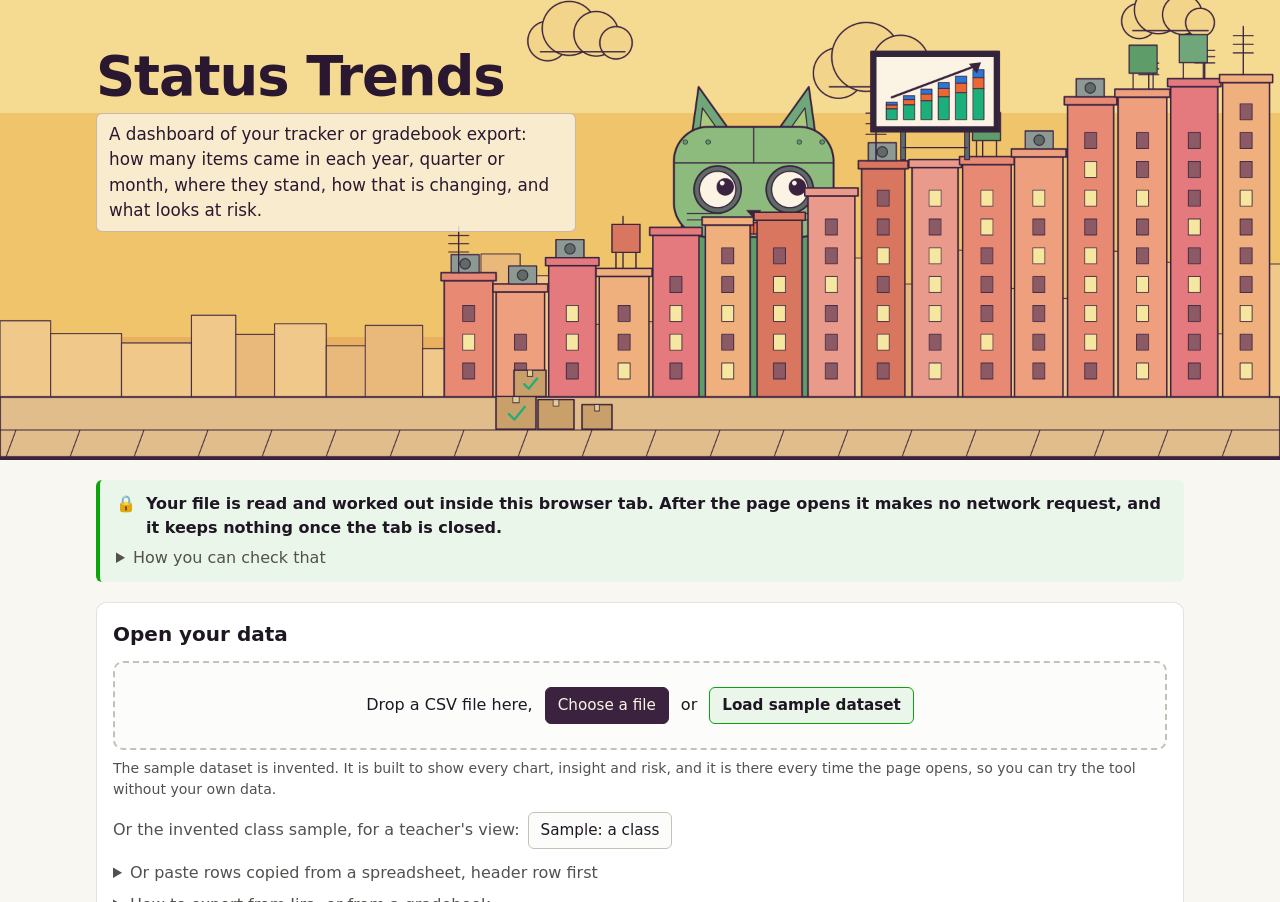
<file: index.html>
<!doctype html>
<html lang="en">
<head>
  <meta charset="utf-8">
  <meta name="viewport" content="width=device-width, initial-scale=1">
  <!-- Reference default, tightened for this tool: connect-src 'self' keeps
       fetches on this origin; 'wasm-unsafe-eval' lets the page compile its
       own WebAssembly module; form-action 'none' blocks form posts. A meta
       policy cannot stop data leaving by navigation, so the browser check
       also fails on any request at all once the page is ready. -->
  <meta http-equiv="Content-Security-Policy" content="default-src 'self'; script-src 'self' 'wasm-unsafe-eval'; connect-src 'self'; style-src 'self'; img-src 'self' data: blob:; font-src 'none'; object-src 'none'; frame-src 'none'; worker-src 'none'; manifest-src 'none'; base-uri 'none'; form-action 'none'">
  <meta name="referrer" content="no-referrer">
  <!-- An empty icon, so the browser does not ask the server for one later. -->
  <link rel="icon" href="data:,">
  <title>Status Trends</title>
  <link rel="stylesheet" href="style.css">
</head>
<body data-ready="false">
  <header class="hero">
    <img class="hero-art" src="art/title.png" alt="" width="1920" height="720">
    <div class="hero-text">
      <h1 data-text="title"></h1>
      <p data-text="tagline"></p>
    </div>
  </header>

  <main>
    <section class="privacy" aria-label="Privacy">
      <p class="privacy-short"><span class="lock" aria-hidden="true"></span><strong data-text="privacy_short"></strong></p>
      <details>
        <summary data-text="privacy_more"></summary>
        <ul>
          <li data-text="privacy_1"></li>
          <li data-text="privacy_2"></li>
          <li data-text="privacy_3"></li>
          <li data-text="privacy_4"></li>
          <li data-text="privacy_5"></li>
        </ul>
      </details>
    </section>

    <section class="panel load" aria-labelledby="load-heading">
      <h2 id="load-heading" data-text="load_heading"></h2>
      <div id="drop" class="drop">
        <span data-text="drop_hint"></span>
        <label class="button primary">
          <input type="file" id="file" accept=".csv,.tsv,.txt,text/csv,text/tab-separated-values,text/plain">
          <span data-text="choose_file"></span>
        </label>
        <span data-text="or_word"></span>
        <button type="button" id="sample-requests" class="button sample" data-text="sample_requests"></button>
      </div>
      <p class="hint sample-hint" data-text="sample_hint"></p>
      <div class="samples">
        <span data-text="sample_label"></span>
        <button type="button" id="sample-class" data-text="sample_class"></button>
      </div>
      <details class="paste">
        <summary id="paste-summary" data-text="paste_label"></summary>
        <textarea id="paste" aria-labelledby="paste-summary" rows="6" spellcheck="false" autocomplete="off"></textarea>
        <button type="button" id="use-paste" data-text="paste_button"></button>
      </details>
      <details class="help">
        <summary data-text="export_help"></summary>
        <p data-text="export_jira"></p>
        <p data-text="export_class"></p>
        <p data-text="export_other"></p>
      </details>
      <p id="loaded" class="loaded" hidden>
        <span data-text="loaded_file"></span>
        <strong id="loaded-name"></strong>
        <button type="button" id="clear" data-text="clear"></button>
      </p>
      <p id="message" class="message" role="alert"></p>
    </section>

    <p id="empty" class="empty" data-text="empty_state"></p>

    <div id="dashboard" hidden>
      <section class="panel controls" aria-label="View">
        <label><span data-text="view_label"></span>
          <select id="granularity">
            <option value="year" data-text="view_year"></option>
            <option value="quarter" data-text="view_quarter"></option>
            <option value="month" data-text="view_month"></option>
          </select>
        </label>
        <label><span data-text="fiscal_label"></span>
          <select id="fiscal_start">
            <option value="1" data-text="month_1"></option>
            <option value="2" data-text="month_2"></option>
            <option value="3" data-text="month_3"></option>
            <option value="4" data-text="month_4"></option>
            <option value="5" data-text="month_5"></option>
            <option value="6" data-text="month_6"></option>
            <option value="7" data-text="month_7"></option>
            <option value="8" data-text="month_8"></option>
            <option value="9" data-text="month_9"></option>
            <option value="10" data-text="month_10"></option>
            <option value="11" data-text="month_11"></option>
            <option value="12" data-text="month_12"></option>
          </select>
        </label>
        <label><span data-text="show_label"></span>
          <select id="show">
            <option value="all" data-text="show_all"></option>
            <option value="4" data-text="show_4"></option>
            <option value="8" data-text="show_8"></option>
            <option value="12" data-text="show_12"></option>
            <option value="24" data-text="show_24"></option>
          </select>
        </label>
        <label><span data-text="words_label"></span>
          <select id="vocabulary"></select>
        </label>
        <label id="only-control"><span data-text="only_label"></span>
          <select id="only_group"></select>
        </label>
      </section>

      <details id="settings" class="panel settings">
        <summary data-text="settings_heading"></summary>
        <p class="hint" data-text="settings_help"></p>
        <div class="settings-grid">
          <label><span data-text="col_created"></span><select id="created" data-role="created"></select></label>
          <label><span data-text="col_status"></span><select id="status" data-role="status"></select></label>
          <label><span data-text="col_resolved"></span><select id="resolved" data-role="resolved"></select></label>
          <label><span data-text="col_due"></span><select id="due" data-role="due"></select></label>
          <label><span data-text="col_group"></span><select id="group" data-role="group"></select></label>
          <label><span data-text="order_label"></span>
            <select id="date_order">
              <option value="month" data-text="order_month"></option>
              <option value="day" data-text="order_day"></option>
            </select>
          </label>
          <label><span data-text="as_of_label"></span><input id="as_of" type="text" autocomplete="off" spellcheck="false"></label>
          <label><span data-text="target_label"></span><input id="target" type="text" inputmode="numeric" autocomplete="off"></label>
          <label><span data-text="growth_label"></span><input id="growth" type="text" inputmode="numeric" autocomplete="off"></label>
          <label><span data-text="aging_label"></span><input id="aging" type="text" inputmode="numeric" autocomplete="off"></label>
        </div>
        <h3 data-text="statuses_heading"></h3>
        <div class="table-wrap">
          <table class="statuses">
            <thead><tr><th data-text="status_name"></th><th data-text="status_count"></th><th data-text="status_group"></th></tr></thead>
            <tbody id="statuses"></tbody>
          </table>
        </div>
      </details>

      <p id="problem" class="problem" role="alert" hidden></p>

      <div id="results">
        <section class="summary" aria-label="About this file">
          <p id="summary"></p>
          <ul id="notes" class="notes"></ul>
        </section>

        <section id="tiles" class="tiles" aria-label="Summary figures"></section>

        <section class="panel" aria-labelledby="insights-heading">
          <h2 id="insights-heading" data-text="insights_heading"></h2>
          <ul id="insights" class="insights"></ul>
        </section>

        <section aria-labelledby="charts-heading">
          <h2 id="charts-heading" data-text="charts_heading"></h2>
          <p class="hint" data-text="chart_table"></p>
          <div id="charts" class="charts"></div>
        </section>

        <section class="panel" aria-labelledby="table-heading">
          <div class="section-head">
            <h2 id="table-heading" data-text="table_heading"></h2>
            <div class="actions">
              <button type="button" id="save-csv" data-text="save_csv"></button>
              <button type="button" id="print" data-text="print"></button>
            </div>
          </div>
          <div class="table-wrap" tabindex="0" role="region" aria-labelledby="table-heading"><table id="period-table" class="data"></table></div>
        </section>

        <section id="group-section" class="panel" aria-labelledby="group-heading">
          <h2 id="group-heading" data-text="group_heading"></h2>
          <div class="table-wrap" tabindex="0" role="region" aria-labelledby="group-heading"><table id="group-table" class="data"></table></div>
        </section>
      </div>
    </div>
  </main>

  <footer>
    <p data-text="footer_about"></p>
    <p><a id="source" rel="noopener noreferrer" data-text="footer_source"></a></p>
  </footer>

  <div id="tip" class="tip" role="tooltip" hidden></div>
  <template id="svg-template"><svg class="chart-svg" role="img"></svg></template>
  <noscript><p>This page needs JavaScript and WebAssembly.</p></noscript>
  <script type="module" src="app.js"></script>
</body>
</html>
</file>
<file: style.css>
/* Status Trends. Colours are tokens; the dark set is chosen, not flipped.
   Chart colours follow the data-visualisation reference palette (validated
   for colour-vision deficiency in both modes); the page's accents follow
   the title art: plum ink and a warm yellow sky. */
:root {
  color-scheme: light;
  --page: #f9f7f2;
  --surface: #fcfcfb;
  --raised: #ffffff;
  --ink: #1e1622;
  --ink-2: #52514e;
  --muted: #6e6c66; /* was #77756f, 4.30:1 on --page; now 4.90:1 (WCAG AA 4.5:1), T1 */
  --grid: #e7e5de;
  --axis: #c3c2b7;
  --line: rgba(30, 22, 34, 0.12);
  --accent: #3b2340;
  --accent-ink: #fbf4e4;
  --sky: #efc46a;
  --focus: #2a78d6;
  --s-requested: #2a78d6;
  --s-pending: #eb6834;
  --s-done: #1baf7a;
  --s-excluded: #c3c2b7;
  --s-received: #6250d6;
  --s-single: #2a78d6;
  --y1: #2a78d6; --y2: #eb6834; --y3: #1baf7a; --y4: #eda100;
  --y5: #e87ba4; --y6: #008300; --y7: #6250d6; --y8: #e34948;
  --good: #006300;
  --bad: #b42323;
  --risk: #d03b3b;
  --watch: #b77b00;
  --good-mark: #0ca30c;
  --note: #77756f;
  --risk-wash: #fbeceb;
  --watch-wash: #fdf4e1;
  --good-wash: #eaf6ea;
  --note-wash: #f1f0ec;
  --target: #52514e;
}
@media (prefers-color-scheme: dark) {
  :root:not([data-theme="light"]) {
    color-scheme: dark;
    --page: #0f0d10;
    --surface: #1a1a19;
    --raised: #211f22;
    --ink: #f0efec;
    --ink-2: #c3c2b7;
    --muted: #9a988f;
    --grid: #2c2c2a;
    --axis: #45443f;
    --line: rgba(255, 255, 255, 0.12);
    --accent: #f2d58a;
    --accent-ink: #1e1622;
    --focus: #6da7ec;
    --s-requested: #3987e5;
    --s-pending: #d95926;
    --s-done: #199e70;
    --s-excluded: #5c5b55;
    --s-received: #9085e9;
    --s-single: #3987e5;
    --y1: #3987e5; --y2: #d95926; --y3: #199e70; --y4: #c98500;
    --y5: #d55181; --y6: #008300; --y7: #9085e9; --y8: #e66767;
    --good: #3fc23f;
    --bad: #ff8a80;
    --risk: #ef6b6b;
    --watch: #fab219;
    --good-mark: #0ca30c;
    --note: #9a988f;
    --risk-wash: #2e1c1c;
    --watch-wash: #2d2516;
    --good-wash: #18261a;
    --note-wash: #232220;
    --target: #c3c2b7;
  }
}
:root[data-theme="dark"] {
  color-scheme: dark;
  --page: #0f0d10;
  --surface: #1a1a19;
  --raised: #211f22;
  --ink: #f0efec;
  --ink-2: #c3c2b7;
  --muted: #9a988f;
  --grid: #2c2c2a;
  --axis: #45443f;
  --line: rgba(255, 255, 255, 0.12);
  --accent: #f2d58a;
  --accent-ink: #1e1622;
  --focus: #6da7ec;
  --s-requested: #3987e5;
  --s-pending: #d95926;
  --s-done: #199e70;
  --s-excluded: #5c5b55;
  --s-received: #9085e9;
  --s-single: #3987e5;
  --good: #3fc23f;
  --bad: #ff8a80;
  --risk: #ef6b6b;
  --watch: #fab219;
  --note: #9a988f;
  --risk-wash: #2e1c1c;
  --watch-wash: #2d2516;
  --good-wash: #18261a;
  --note-wash: #232220;
  --target: #c3c2b7;
}

* { box-sizing: border-box; }
html { -webkit-text-size-adjust: 100%; }
body {
  margin: 0;
  background: var(--page);
  color: var(--ink);
  font: 16px/1.5 system-ui, -apple-system, "Segoe UI", sans-serif;
}
[hidden] { display: none !important; }
a { color: inherit; }
:focus-visible { outline: 2px solid var(--focus); outline-offset: 2px; }

/* ---- header over the title art ---- */
.hero {
  position: relative;
  overflow: hidden;
  background: #f5da92;
  border-bottom: 3px solid #3b2340;
  aspect-ratio: 1920 / 720;
  max-height: 460px;
  min-height: 260px;
  width: 100%;
}
.hero-art {
  position: absolute;
  inset: 0;
  width: 100%;
  height: 100%;
  object-fit: cover;
  object-position: right bottom;
}
.hero-text {
  position: relative;
  max-width: 1120px;
  margin: 0 auto;
  padding: 48px 16px 40px;
}
.hero-text h1, .hero-text p {
  max-width: 30rem;
  color: #2a1830;
}
.hero h1 {
  margin: 0 0 8px;
  font-size: clamp(2.2rem, 5vw, 3.4rem);
  line-height: 1.05;
  letter-spacing: -0.02em;
}
.hero p {
  margin: 0;
  font-size: 1.05rem;
  background: rgba(251, 244, 228, 0.82);
  padding: 8px 12px;
  border-radius: 6px;
  border: 1px solid rgba(59, 35, 64, 0.25);
}

main, footer {
  max-width: 1120px;
  margin: 0 auto;
  padding: 0 16px;
}
h2 { font-size: 1.25rem; margin: 0 0 12px; }
h3 { font-size: 1rem; margin: 0; }
.hint { color: var(--ink-2); margin: 0 0 12px; font-size: 0.95rem; }

/* ---- privacy strip ---- */
.privacy {
  margin: 20px 0;
  padding: 12px 16px;
  border-left: 4px solid var(--good-mark);
  background: var(--good-wash);
  border-radius: 6px;
}
.privacy-short { margin: 0; display: flex; gap: 10px; align-items: baseline; }
.lock::before { content: "\1F512"; }
.privacy summary { cursor: pointer; margin-top: 6px; color: var(--ink-2); }
.privacy ul { margin: 8px 0 0; padding-left: 20px; }
.privacy li { margin: 4px 0; }

/* ---- panels and controls ---- */
.panel {
  background: var(--raised);
  border: 1px solid var(--line);
  border-radius: 10px;
  padding: 16px;
  margin: 16px 0;
}
button, .button {
  font: inherit;
  font-size: 0.95rem;
  color: var(--ink);
  background: var(--surface);
  border: 1px solid var(--axis);
  border-radius: 6px;
  padding: 6px 12px;
  cursor: pointer;
}
button:hover, .button:hover { border-color: var(--ink-2); }
.button.primary {
  background: var(--accent);
  color: var(--accent-ink);
  border-color: var(--accent);
}
button.small { font-size: 0.85rem; padding: 3px 9px; }
select, input[type="text"], textarea {
  font: inherit;
  font-size: 0.95rem;
  color: var(--ink);
  background: var(--surface);
  border: 1px solid var(--axis);
  border-radius: 6px;
  padding: 5px 8px;
  max-width: 100%;
}
textarea { width: 100%; font-family: ui-monospace, Menlo, monospace; font-size: 0.85rem; }

.drop {
  display: flex;
  flex-wrap: wrap;
  gap: 12px;
  align-items: center;
  justify-content: center;
  padding: 24px 16px;
  border: 2px dashed var(--axis);
  border-radius: 10px;
  background: var(--surface);
  text-align: center;
}
.button.sample {
  background: var(--good-wash);
  border-color: var(--good-mark);
  font-weight: 600;
}
.sample-hint { margin: 8px 0 0; font-size: 0.88rem; }
.drop.over { border-color: var(--focus); background: var(--note-wash); }
.drop input[type="file"] {
  position: absolute;
  width: 1px;
  height: 1px;
  opacity: 0;
}
.button:focus-within { outline: 2px solid var(--focus); outline-offset: 2px; }
.samples { display: flex; flex-wrap: wrap; gap: 8px; align-items: center; margin: 12px 0; color: var(--ink-2); }
.paste, .help { margin: 8px 0; }
.paste summary, .help summary { cursor: pointer; color: var(--ink-2); }
.paste textarea { margin: 8px 0; }
.help p { margin: 8px 0; color: var(--ink-2); font-size: 0.95rem; }
.loaded { margin: 12px 0 0; display: flex; gap: 8px; align-items: center; flex-wrap: wrap; }
.message:empty, .problem:empty { display: none; }
.message, .problem {
  margin: 12px 0 0;
  padding: 10px 12px;
  border-radius: 6px;
  background: var(--risk-wash);
  border-left: 4px solid var(--risk);
}
.empty { color: var(--ink-2); text-align: center; margin: 32px 0; }

.controls { display: flex; flex-wrap: wrap; gap: 12px 20px; align-items: end; }
.controls label, .settings-grid label { display: flex; flex-direction: column; gap: 4px; font-size: 0.9rem; color: var(--ink-2); }
.settings summary { cursor: pointer; font-weight: 600; }
.settings-grid {
  display: grid;
  grid-template-columns: repeat(auto-fill, minmax(220px, 1fr));
  gap: 12px 16px;
  margin-bottom: 16px;
}
.settings h3 { margin: 8px 0; }
.statuses tr.moved td:first-child::after { content: " \2022"; color: var(--focus); }

/* ---- summary, tiles, insights ---- */
.summary p { margin: 16px 0 4px; color: var(--ink-2); }
.notes { margin: 0; padding-left: 20px; color: var(--ink-2); font-size: 0.92rem; }
.tiles {
  display: grid;
  grid-template-columns: repeat(auto-fit, minmax(200px, 1fr));
  gap: 12px;
  margin: 16px 0;
}
.tile {
  background: var(--raised);
  border: 1px solid var(--line);
  border-radius: 10px;
  padding: 14px 16px;
}
.tile p { margin: 0; }
.tile-label { color: var(--ink-2); font-size: 0.9rem; }
.tile-value { font-size: 2rem; font-weight: 650; line-height: 1.2; margin: 4px 0 !important; }
.hero-tile .tile-value { font-size: 3rem; }
.tile-deltas { display: flex; flex-wrap: wrap; gap: 4px 10px; font-size: 0.88rem; }
.tile-detail { color: var(--muted); font-size: 0.88rem; margin-top: 4px !important; }
.delta.neutral { color: var(--ink-2); }
.delta.good { color: var(--good); }
.delta.bad { color: var(--bad); }
.delta.good::before { content: "\25B2\FE0E  "; font-size: 0.7em; }
.delta.bad::before { content: "\25BC\FE0E  "; font-size: 0.7em; }

.insights { list-style: none; margin: 0; padding: 0; display: grid; gap: 8px; }
.insight {
  display: grid;
  grid-template-columns: 22px 64px 1fr;
  gap: 8px;
  align-items: baseline;
  padding: 8px 12px;
  border-radius: 6px;
}
.insight-level { font-weight: 650; font-size: 0.85rem; text-transform: uppercase; letter-spacing: 0.04em; }
.insight.risk { background: var(--risk-wash); }
.insight.watch { background: var(--watch-wash); }
.insight.good { background: var(--good-wash); }
.insight.note { background: var(--note-wash); }
.insight.risk .insight-icon::before { content: "\25B2\FE0E"; color: var(--risk); }
.insight.watch .insight-icon::before { content: "\25C6\FE0E"; color: var(--watch); }
.insight.good .insight-icon::before { content: "\2714\FE0E"; color: var(--good-mark); }
.insight.note .insight-icon::before { content: "\2139\FE0E"; color: var(--note); }

/* ---- charts ---- */
.charts { display: grid; grid-template-columns: 1fr; gap: 16px; }
.chart-svg { max-width: 960px; margin: 0 auto; }
.chart {
  margin: 0;
  background: var(--surface);
  border: 1px solid var(--line);
  border-radius: 10px;
  padding: 14px 14px 8px;
}
.chart-head { display: flex; justify-content: space-between; gap: 8px; align-items: start; }
.chart-note { color: var(--ink-2); font-size: 0.88rem; margin: 4px 0 8px; }
.legend { list-style: none; display: flex; flex-wrap: wrap; gap: 4px 16px; margin: 0 0 4px; padding: 0; font-size: 0.88rem; color: var(--ink-2); }
.legend li { display: flex; gap: 6px; align-items: center; }
.key { width: 12px; height: 12px; border-radius: 3px; display: inline-block; background: var(--s-single); }
.chart-svg { width: 100%; height: auto; display: block; overflow: visible; }
.chart-svg text { font: 13px system-ui, -apple-system, "Segoe UI", sans-serif; fill: var(--muted); }
.chart-svg .bar-label { fill: var(--ink-2); font-size: 12px; font-weight: 600; }
.chart-svg .target-label { fill: var(--ink-2); font-size: 12px; }
.chart-svg .grid { stroke: var(--grid); stroke-width: 1; }
.chart-svg .axis { stroke: var(--axis); stroke-width: 1; }
.chart-svg .target { stroke: var(--target); stroke-width: 1.5; }
.chart-svg .line { fill: none; stroke-width: 2; stroke-linejoin: round; stroke-linecap: round; }
.chart-svg .area { stroke: none; opacity: 0.12; }
.chart-svg .dot { stroke: var(--surface); stroke-width: 2; }
.chart-svg .dot.below { fill: var(--risk); }
.chart-svg .partial { opacity: 0.45; }
.chart-svg .hit-area { fill: transparent; cursor: crosshair; }
.chart-svg .hit-area:focus { outline: none; }
.chart-svg .guide { stroke: var(--axis); stroke-width: 1; opacity: 0; }
.chart-svg .hit:hover .guide, .chart-svg .hit:focus-within .guide { opacity: 1; }
.chart-svg .hit:focus-within .hit-area { fill: var(--grid); opacity: 0.35; }

.s-requested { fill: var(--s-requested); stroke: var(--s-requested); }
.s-pending { fill: var(--s-pending); stroke: var(--s-pending); }
.s-done { fill: var(--s-done); stroke: var(--s-done); }
.s-excluded { fill: var(--s-excluded); stroke: var(--s-excluded); }
.s-received { fill: var(--s-received); stroke: var(--s-received); }
.s-rate, .s-open { fill: var(--s-single); stroke: var(--s-single); }
.s-y1 { fill: var(--y1); stroke: var(--y1); } .s-y2 { fill: var(--y2); stroke: var(--y2); }
.s-y3 { fill: var(--y3); stroke: var(--y3); } .s-y4 { fill: var(--y4); stroke: var(--y4); }
.s-y5 { fill: var(--y5); stroke: var(--y5); } .s-y6 { fill: var(--y6); stroke: var(--y6); }
.s-y7 { fill: var(--y7); stroke: var(--y7); } .s-y8 { fill: var(--y8); stroke: var(--y8); }
.chart-svg rect[class^="s-"], .chart-svg path[class^="s-"]:not(.line) { stroke: none; }
.chart-svg .dot[class^="s-"] { stroke: var(--surface); }
.key.s-requested { background: var(--s-requested); }
.key.s-pending { background: var(--s-pending); }
.key.s-done { background: var(--s-done); }
.key.s-excluded { background: var(--s-excluded); }
.key.s-received { background: var(--s-received); }
.key.s-y1 { background: var(--y1); } .key.s-y2 { background: var(--y2); } .key.s-y3 { background: var(--y3); }
.key.s-y4 { background: var(--y4); } .key.s-y5 { background: var(--y5); } .key.s-y6 { background: var(--y6); }
.key.s-y7 { background: var(--y7); } .key.s-y8 { background: var(--y8); }

.tip {
  position: fixed;
  z-index: 10;
  pointer-events: none;
  transform: translate(14px, 14px);
  background: var(--raised);
  color: var(--ink);
  border: 1px solid var(--line);
  box-shadow: 0 4px 16px rgba(0, 0, 0, 0.18);
  border-radius: 6px;
  padding: 8px 10px;
  font-size: 0.85rem;
  display: flex;
  flex-direction: column;
  gap: 2px;
  max-width: 280px;
}

/* ---- tables ---- */
.section-head { display: flex; flex-wrap: wrap; justify-content: space-between; align-items: center; gap: 8px; margin-bottom: 8px; }
.section-head h2 { margin: 0; }
.actions { display: flex; gap: 8px; flex-wrap: wrap; }
.table-wrap { overflow-x: auto; }
table { border-collapse: collapse; width: 100%; font-size: 0.92rem; }
th, td { padding: 6px 10px; border-bottom: 1px solid var(--grid); text-align: left; white-space: nowrap; }
thead th { color: var(--ink-2); font-weight: 600; font-size: 0.85rem; white-space: normal; vertical-align: bottom; }
tbody th { font-weight: 600; }
td.num { text-align: right; font-variant-numeric: tabular-nums; }
tr.partial { color: var(--muted); }

footer { color: var(--muted); font-size: 0.88rem; padding-top: 24px; padding-bottom: 40px; }

@media (max-width: 760px) {
  .hero { aspect-ratio: auto; max-height: none; min-height: 0; display: flex; flex-direction: column-reverse; }
  .hero-art { position: static; height: auto; aspect-ratio: 1920 / 720; object-position: right bottom; }
  .hero-text { padding: 24px 16px 16px; }
  .insight { grid-template-columns: 22px 1fr; }
  .insight-level { display: none; }
  .hero-tile .tile-value { font-size: 2.4rem; }
}

@media print {
  .hero-art, .privacy details, .load, .controls, .settings, .chart-head button, .actions, footer, .tip { display: none !important; }
  .hero { background: none; border: none; min-height: 0; }
  .hero-text { padding: 0; }
  body { background: #fff; color: #000; }
  .panel, .tile, .chart { break-inside: avoid; border-color: #ccc; }
  .chart-svg .hit-area { display: none; }
}

@media (forced-colors: active) {
  .chart-svg .line { stroke: CanvasText; }
}
</file>
